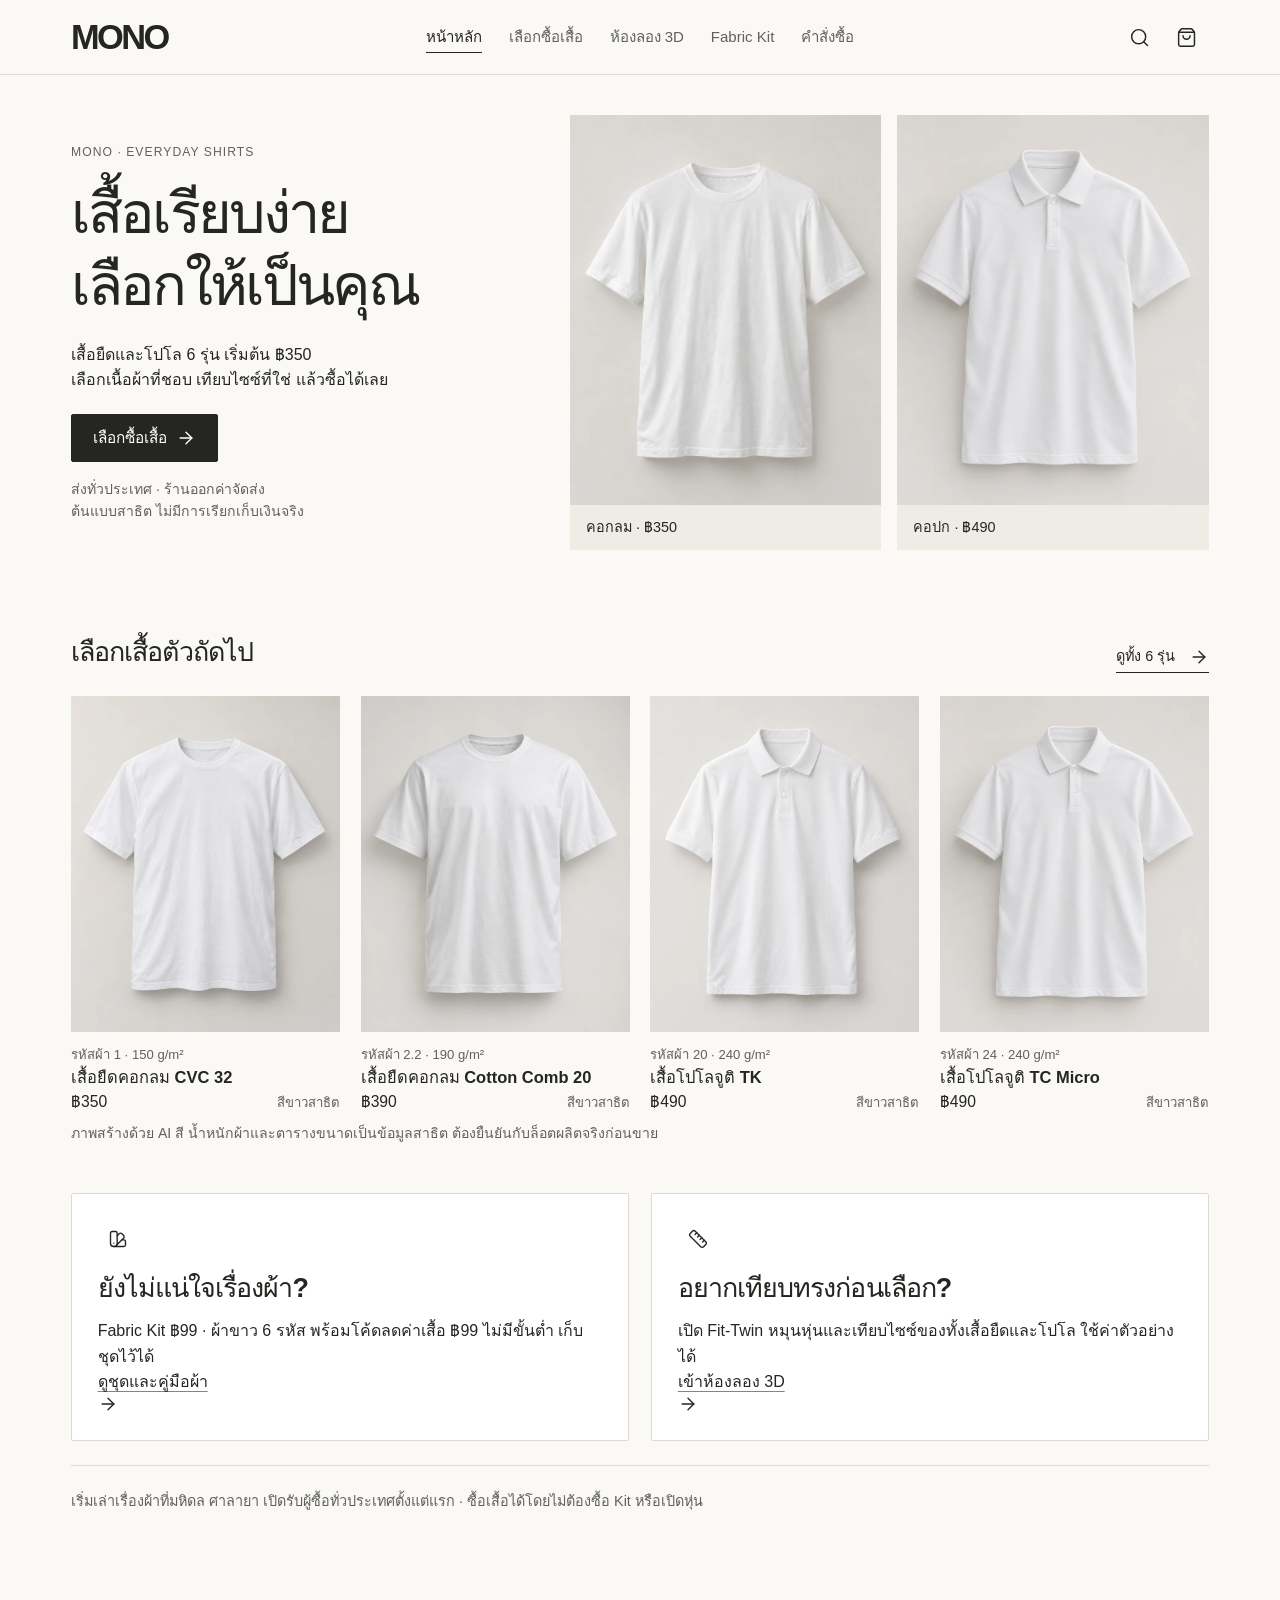
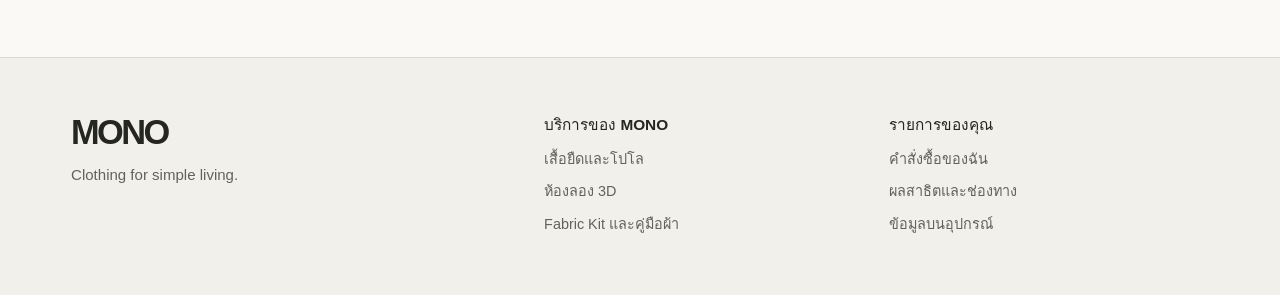
<file: index.html>
<!doctype html>
<html lang="th">
<head>
  <meta charset="utf-8">
  <meta name="viewport" content="width=device-width, initial-scale=1">
  <meta name="theme-color" content="#faf9f6">
  <meta name="description" content="MONO เสื้อยืดและโปโล 6 รุ่น ซื้อเสื้อโดยตรง เลือกสัมผัสผ้าด้วย Fabric Kit และเทียบไซซ์ด้วย Fit-Twin ส่งทั่วประเทศ">
  <title>MONO · Clothing for simple living</title>
  <link rel="icon" href="./assets/mark.svg" type="image/svg+xml">
  <link rel="stylesheet" href="./styles.css">
  <link rel="stylesheet" href="./studio.css">
  <script defer src="./js/catalog.js"></script>
  <script defer src="./js/rules.js"></script>
  <script defer src="./js/store.js"></script>
  <script defer src="./js/views/shared.js"></script>
  <script defer src="./js/views/shop.js"></script>
  <script defer src="./js/views/checkout.js"></script>
  <script defer src="./js/fit-model.js"></script>
  <script defer src="./js/views/studio.js"></script>
  <script defer src="./js/views/retention.js"></script>
  <script defer src="./js/app.js"></script>
</head>
<body>
  <a class="skip-link" href="#main">ข้ามไปเนื้อหาหลัก</a>
  <header class="site-header">
    <div class="wrap masthead">
      <a class="wordmark" href="#/" aria-label="MONO หน้าหลัก">MONO</a>
      <nav class="main-nav" id="shop-nav" aria-label="เมนูร้าน">
        <a data-section="home" href="#/">หน้าหลัก</a>
        <a data-section="shop" href="#/shop">เลือกซื้อเสื้อ</a>
        <a data-section="studio" href="#/studio">ห้องลอง 3D</a>
        <a data-section="kit" href="#/kit">Fabric Kit</a>
        <a data-section="orders" href="#/orders">คำสั่งซื้อ</a>
      </nav>
      <div class="header-tools">
        <a class="icon-button" href="#/shop?search=1" aria-label="ค้นหาสินค้า" title="ค้นหาสินค้า"><span data-icon="search"></span></a>
        <a class="icon-button bag-link" data-section="cart" href="#/cart" aria-label="ตะกร้าสินค้า" title="ตะกร้าสินค้า">
          <span data-icon="shopping-bag"></span><span id="cart-count" class="bag-count" hidden>0</span>
        </a>
        <button class="icon-button menu-toggle" type="button" aria-expanded="false" aria-controls="shop-nav" aria-label="เปิดเมนู">
          <span data-icon="menu"></span><span data-icon="x" hidden></span>
        </button>
      </div>
    </div>
  </header>
  <div id="storage-warning" class="wrap" aria-live="polite"></div>
  <main id="main" tabindex="-1"><p class="wrap page">กำลังเปิดร้าน MONO</p></main>
  <noscript><p class="wrap callout">กรุณาเปิด JavaScript เพื่อเลือกสินค้า</p></noscript>
  <footer class="site-footer">
    <div class="wrap footer-inner">
      <div class="footer-brand"><a class="wordmark" href="#/">MONO</a><p lang="en">Clothing for simple living.</p></div>
      <nav aria-label="บริการของร้าน">
        <h2>บริการของ MONO</h2>
        <a href="#/shop">เสื้อยืดและโปโล</a><a href="#/studio">ห้องลอง 3D</a><a href="#/kit">Fabric Kit และคู่มือผ้า</a>
      </nav>
      <nav aria-label="รายการของคุณ">
        <h2>รายการของคุณ</h2>
        <a href="#/orders">คำสั่งซื้อของฉัน</a><a href="#/insights">ผลสาธิตและช่องทาง</a><a href="#/privacy">ข้อมูลบนอุปกรณ์</a>
      </nav>
    </div>
  </footer>
  <div id="toast" class="toast" role="status" aria-live="polite"></div>
</body>
</html>
</file>
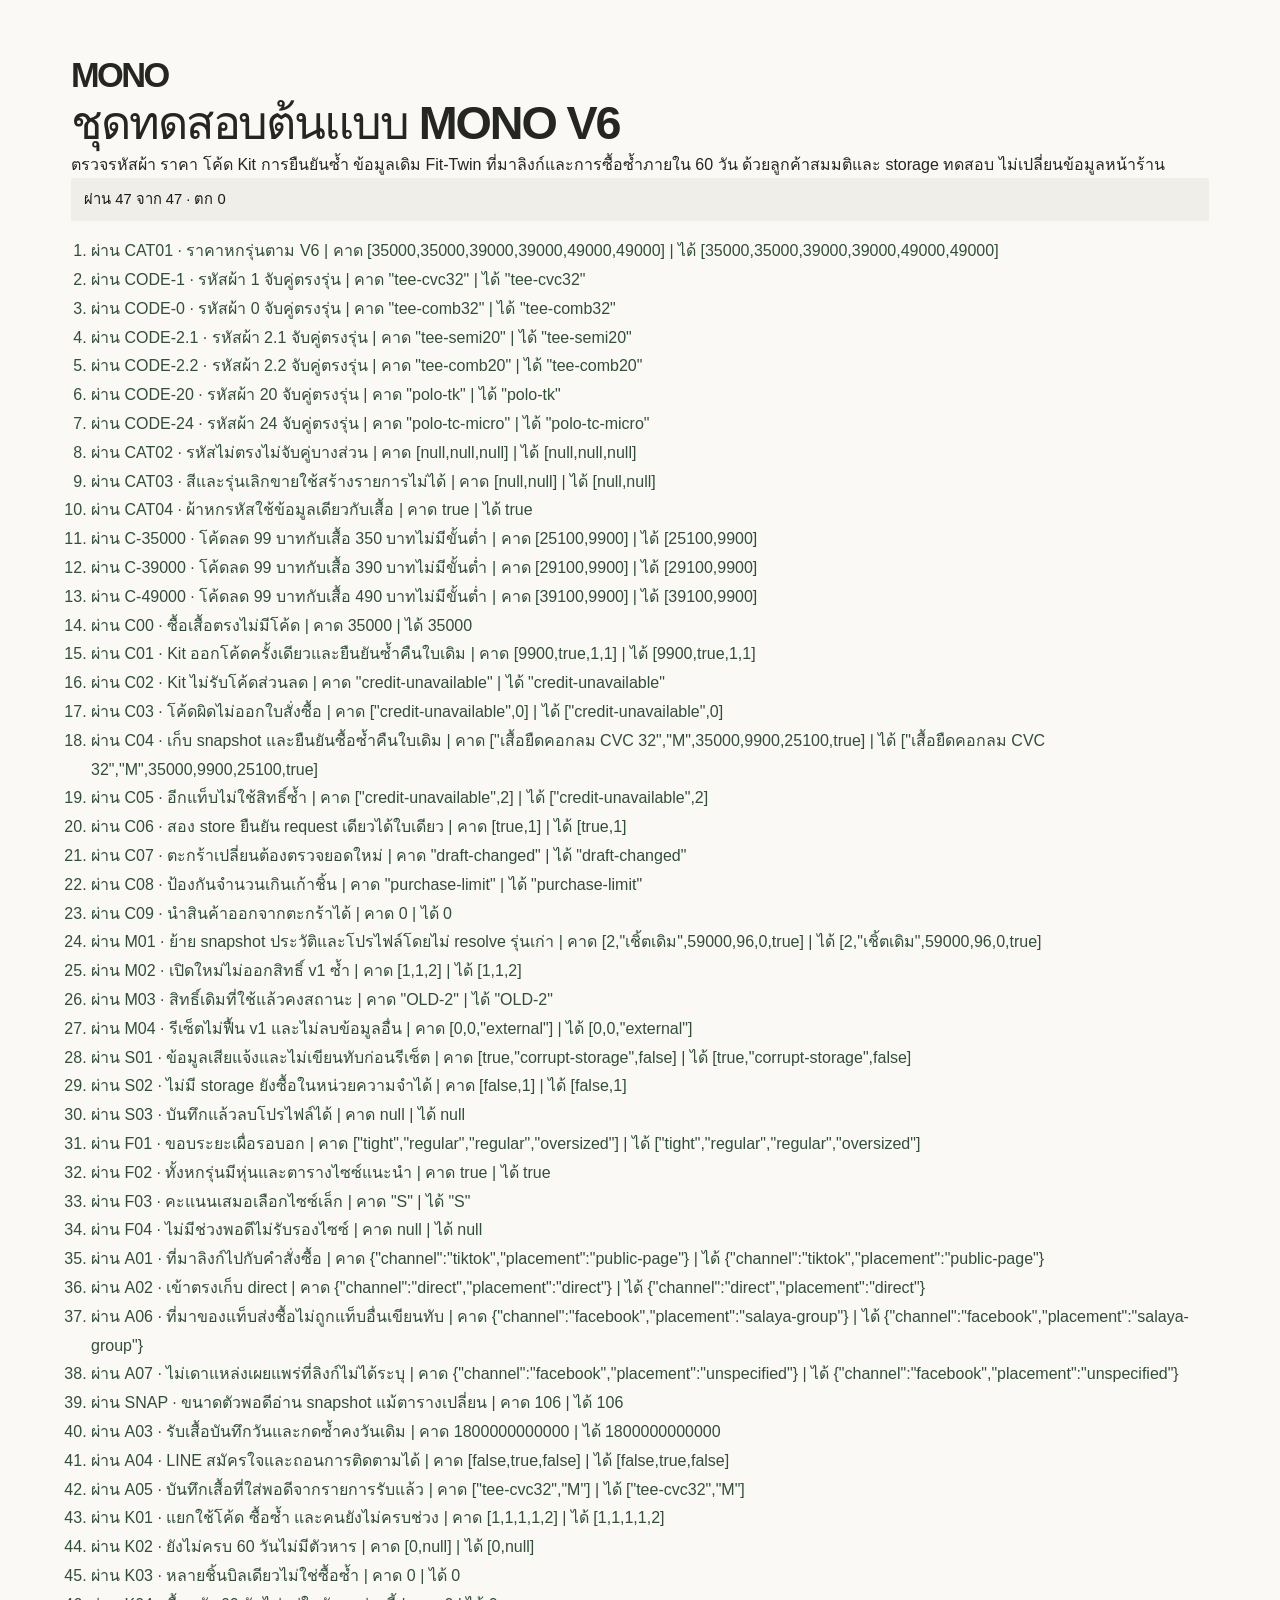
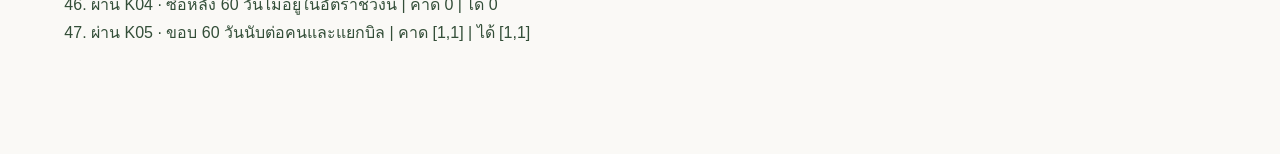
<file: tests.html>
<!doctype html>
<html lang="th">
<head>
  <meta charset="utf-8">
  <meta name="viewport" content="width=device-width, initial-scale=1">
  <title>ทดสอบ MONO</title>
  <link rel="icon" href="./assets/mark.svg" type="image/svg+xml">
  <link rel="stylesheet" href="./styles.css">
  <script defer src="./js/catalog.js"></script>
  <script defer src="./js/rules.js"></script>
  <script defer src="./js/store.js"></script>
  <script defer src="./js/tests.js"></script>
</head>
<body>
  <main class="wrap page">
    <a class="wordmark" href="./index.html">MONO</a>
    <h1>ชุดทดสอบต้นแบบ MONO V6</h1>
    <p>ตรวจรหัสผ้า ราคา โค้ด Kit การยืนยันซ้ำ ข้อมูลเดิม Fit-Twin ที่มาลิงก์และการซื้อซ้ำภายใน 60 วัน ด้วยลูกค้าสมมติและ storage ทดสอบ ไม่เปลี่ยนข้อมูลหน้าร้าน</p>
    <p id="test-summary" class="callout" role="status">กำลังทดสอบ</p>
    <ol id="test-results" class="test-results"></ol>
  </main>
</body>
</html>
</file>
<file: styles.css>
@layer base, layout, components, responsive;

@layer base {
  :root {
    color-scheme: light;
    --paper: #faf9f6;
    --milk: #fff;
    --ink: #252521;
    --stone: #62625b;
    --line: #dcdad3;
    --sand: #e9e6df;
    --sage: #efeee8;
    --pine: #292a26;
    --pine-deep: #171815;
    --warn: #813e2d;
    --warn-bg: #f4e8e0;
    --radius: 2px;
    --gutter: clamp(1.25rem, 5.55vw, 5.5rem);
    --shadow: 0 4px 14px #27272216;
    --header-height: 4.65rem;
    font-family: Arial, "Leelawadee UI", Tahoma, sans-serif;
  }
  *, *::before, *::after { box-sizing: border-box; }
  html { scroll-padding-top: calc(var(--header-height) + 1rem); }
  body { margin: 0; background: var(--paper); color: var(--ink); font-size: 1rem; line-height: 1.58; }
  h1, h2, h3, p, figure { margin: 0; }
  h1, h2, h3 { line-height: 1.25; font-weight: 550; }
  h1 { font-size: clamp(2.1rem, 3.65vw, 3.4rem); letter-spacing: -.045em; }
  h2 { font-size: clamp(1.4rem, 2.1vw, 2rem); letter-spacing: -.035em; }
  h3 { font-size: 1.03rem; }
  a { color: inherit; text-decoration: none; }
  img, svg { display: block; }
  img { max-inline-size: 100%; }
  button, select, input { font: inherit; color: inherit; }
  button:not(:disabled), select, summary { cursor: pointer; }
  button:disabled { cursor: default; opacity: .45; }
  :is(button, input, a, select, summary, [tabindex]):focus-visible { outline: 2px solid #5f6247; outline-offset: 4px; }
  :focus:where(h1, main)[tabindex="-1"] { outline: none; }
  [hidden] { display: none !important; }
  fieldset { min-width: 0; padding: 0; margin: 0; border: 0; }
  legend { padding: 0; font-weight: 600; }
  label:has(>select) { display: grid; gap: .35rem; }
  select {
    width: 100%; min-height: 2.75rem; padding: .5rem 2.25rem .5rem .85rem; appearance: none;
    border: 1px solid #b8b7af; border-radius: var(--radius);
    background: var(--milk) url("data:image/svg+xml,%3Csvg xmlns='http://www.w3.org/2000/svg' viewBox='0 0 24 24' fill='none' stroke='%23252521' stroke-width='1.65' stroke-linecap='round' stroke-linejoin='round'%3E%3Cpath d='m6 9 6 6 6-6'/%3E%3C/svg%3E") no-repeat right .65rem center / 1rem;
  }
  input { accent-color: var(--ink); }
  ul, ol { padding-inline-start: 1.25rem; }
  table { inline-size: 100%; border-collapse: collapse; text-align: start; }
  th, td { text-align: start; padding: .55rem .75rem; border-bottom: 1px solid var(--line); }
  .sr-only { position: absolute; width: 1px; height: 1px; padding: 0; margin: -1px; overflow: hidden; clip-path: inset(50%); white-space: nowrap; }
}

@layer layout {
  .wrap { width: min(1440px, calc(100% - var(--gutter) - var(--gutter))); margin-inline: auto; }
  .wrap.narrow { max-width: 800px; }
  .page { padding-block: clamp(2rem, 4.5vw, 4.5rem) clamp(4rem, 7vw, 7rem); min-height: 53vh; }
  .page-title { margin-bottom: 2rem; }
  .page-title > * + * { margin-top: .6rem; }
  .page-title > p:not(.eyebrow) { max-width: 56ch; color: var(--stone); }
  .stack { display: grid; align-content: start; gap: .8rem; }
  .split-layout { display: grid; grid-template-columns: minmax(0, 1.48fr) minmax(0, 1fr); gap: clamp(1.25rem, 3vw, 3rem); align-items: start; }
  .split-layout > .stack { gap: 1.1rem; }
  .product-layout { display: grid; grid-template-columns: minmax(0, 1.18fr) minmax(0, .87fr); gap: clamp(2rem, 6vw, 6rem); align-items: start; }
  .section-heading { display: flex; align-items: baseline; justify-content: space-between; gap: 1rem; margin-bottom: 1.4rem; }
  .product-grid { display: grid; grid-template-columns: repeat(4, minmax(0, 1fr)); gap: 2.5rem clamp(.8rem, 1.6vw, 1.6rem); }
  .fabric-grid { display: grid; grid-template-columns: repeat(3, minmax(0, 1fr)); gap: 2.25rem 1.4rem; }
}

@layer components {
  .icon { width: 1.25rem; height: 1.25rem; flex: 0 0 auto; }
  .skip-link { position: fixed; z-index: 8; left: 1rem; top: -6rem; color: white; padding: .65rem 1rem; background: var(--ink); }
  .skip-link:focus { top: .5rem; }
  .site-header { position: sticky; top: 0; z-index: 6; background: var(--paper); border-bottom: 1px solid var(--line); }
  .masthead { display: grid; grid-template-columns: 1fr auto 1fr; align-items: center; gap: 1.2rem; min-height: 4.65rem; }
  .wordmark { display: inline-block; justify-self: start; width: fit-content; font: 600 2.15rem/1 Arial, sans-serif; letter-spacing: -.075em; }
  .main-nav, .header-tools { display: flex; align-items: center; }
  .main-nav { gap: clamp(1rem, 2.1vw, 2.2rem); align-self: stretch; }
  .main-nav a { display: inline-flex; align-items: center; position: relative; font-size: .94rem; color: var(--stone); white-space: nowrap; }
  .main-nav a::after { content: ""; position: absolute; height: 1px; background: currentColor; bottom: -.24rem; left: 0; right: 0; transform: scaleX(0); transform-origin: left; transition: transform .18s; }
  .main-nav a:hover, .main-nav a[aria-current] { color: var(--ink); }
  .main-nav a:hover::after, .main-nav a[aria-current]::after { transform: scaleX(1); }
  .header-tools { justify-self: end; gap: .2rem; }
  .icon-button { position: relative; display: inline-grid; place-content: center; width: 2.75rem; height: 2.75rem; padding: 0; color: var(--ink); background: transparent; border: 0; }
  .icon-button .icon { width: 1.32rem; height: 1.32rem; }
  .icon-button:hover { background: var(--sage); }
  .bag-count { position: absolute; top: .15rem; right: .06rem; min-width: 1.05rem; padding: .04rem .15rem; border-radius: 1rem; background: var(--ink); color: white; font: 600 .67rem/1rem Arial, sans-serif; text-align: center; }
  .menu-toggle { display: none; }
  .eyebrow, .caption { color: var(--stone); }
  .eyebrow { font-size: .76rem; font-weight: 500; letter-spacing: .085em; text-transform: uppercase; }
  .caption { font-size: .82rem; line-height: 1.45; }
  .form-note, .muted { color: var(--stone); font-size: .88rem; font-weight: 400; }
  .form-note { margin-block: .45rem; }
  .button-row { display: flex; align-items: center; flex-wrap: wrap; gap: .65rem; }
  .button-row.compact { margin-top: .75rem; }
  .button { display: inline-flex; min-height: 2.95rem; padding: .65rem 1.3rem; align-items: center; justify-content: center; text-align: center; gap: .6rem; background: var(--ink); color: white; border: 1px solid var(--ink); border-radius: var(--radius); font-size: .96rem; font-weight: 550; line-height: 1.4; transition: background .16s, border-color .16s; }
  .button:hover:not(:disabled) { background: #45463e; border-color: #45463e; }
  .button.secondary { background: transparent; border-color: #a7a69c; color: var(--ink); }
  .button.secondary:hover:not(:disabled) { background: var(--sage); border-color: var(--ink); }
  .button.danger { background: var(--warn); border-color: var(--warn); }
  .button.full { display: flex; width: 100%; }
  .text-link, .text-button, .breadcrumb a, .form-note a, .callout a, .fabric-link a { text-decoration: underline; text-decoration-color: #86847b; text-underline-offset: .22em; }
  .text-link:hover, .text-button:hover, .breadcrumb a:hover { text-decoration-color: currentColor; }
  .text-button { border: 0; background: none; padding: .25rem .2rem; min-height: 2rem; }
  .breadcrumb { margin-bottom: 1.3rem; font-size: .88rem; color: var(--stone); }
  .breadcrumb a { display: inline-flex; align-items: center; gap: .45rem; min-height: 2rem; }
  .breadcrumb .icon { width: 1rem; height: 1rem; }
  .action-link { display: inline-flex; align-items: center; justify-content: space-between; gap: .85rem; width: fit-content; min-height: 2.5rem; border-bottom: 1px solid var(--ink); font-size: .94rem; white-space: nowrap; }
  .action-link .icon, .hero-art figcaption .icon, .story-heading .icon { transition: transform .2s ease; }
  .action-link:hover .icon { transform: translateX(3px); }
  .tile-icon { display: inline-grid; place-items: center; width: 2.5rem; height: 2.5rem; color: var(--ink); }
  .home { padding-bottom: clamp(4rem, 7.5vw, 7.5rem); }
  .intro-line { display: grid; grid-template-columns: minmax(0, 1.65fr) minmax(15rem, .75fr); align-items: end; gap: 2rem; margin: clamp(1.8rem, 3vw, 3.2rem) 0 clamp(1.4rem, 2.3vw, 2.3rem); }
  .intro-line h1 { font-family: Arial, sans-serif; font-weight: 400; font-size: clamp(2.5rem, 4.45vw, 4.75rem); line-height: 1.04; letter-spacing: -.056em; }
  .intro-shopping { justify-self: end; padding-bottom: .1rem; }
  .intro-shopping p { color: var(--stone); font-size: clamp(.9rem, 1.03vw, 1.05rem); line-height: 1.65; }
  .intro-shopping .action-link { margin-top: .55rem; }
  .campaign-image { display: block; background: #cbc9bf; }
  .campaign-image picture { display: block; }
  .campaign-image img { width: 100%; height: auto; }
  .hero-art figcaption { display: flex; justify-content: flex-end; margin-top: .35rem; }
  .hero-art figcaption a { display: inline-flex; align-items: center; gap: .75rem; padding: .34rem 0; color: var(--stone); font-size: .82rem; }
  .hero-art figcaption a span:first-child { color: var(--ink); }
  .hero-art figcaption .icon { width: .95rem; height: .95rem; }
  .hero-art figcaption a:hover .icon, .editorial-story:hover .story-heading .icon { transform: translate(2px, -2px); }
  .featured { margin-top: clamp(2.7rem, 5.5vw, 5.75rem); }
  .section-heading .action-link { min-height: 2rem; font-size: .9rem; }
  .card-image, .gallery, .story-image { display: block; overflow: hidden; background: var(--sand); }
  .card-image img { width: 100%; height: auto; aspect-ratio: 4 / 5; object-fit: cover; transition: transform .32s ease-out; }
  .product-meta { padding-top: .8rem; }
  .product-meta h3 { margin-block: .18rem .2rem; font-weight: 550; }
  .product-meta h3 a:hover { text-decoration: underline; text-underline-offset: .2em; }
  .product-bottom { display: flex; justify-content: space-between; gap: .3rem; align-items: center; }
  .product-bottom strong { font-size: .98rem; font-weight: 500; }
  .card-swatches { display: flex; align-items: center; }
  .card-swatches button { display: grid; place-content: center; width: 1.75rem; min-height: 2rem; padding: 0; background: transparent; border: 0; }
  .card-swatches i, .color-chip i { display: inline-block; width: .86rem; height: .86rem; border-radius: 50%; background: var(--swatch); border: 1px solid #0002; }
  .card-swatches button[aria-pressed="true"] i { outline: 1px solid #66655b; outline-offset: 2px; }
  .editorial-pair { display: grid; grid-template-columns: 1fr 1fr; gap: clamp(1.2rem, 2.7vw, 2.8rem); border-top: 1px solid var(--line); margin-top: clamp(3.3rem, 6vw, 6.2rem); padding-top: clamp(2.3rem, 4.5vw, 4.8rem); }
  .story-image { aspect-ratio: 1.72; }
  .story-image img { width: 100%; height: 100%; object-fit: cover; transition: transform .32s ease-out; }
  .material-story img { object-position: 50% 45%; }
  .fitting-story img { object-position: 50% 36%; }
  .story-heading { display: flex; align-items: center; justify-content: space-between; margin-block: .85rem .25rem; }
  .story-heading h2 { font-weight: 450; }
  .editorial-story p { color: var(--stone); font-size: .95rem; }
  @media (hover: hover) {
    .card-image:hover img, .editorial-story:hover img { transform: scale(1.025); }
  }

  .catalog-page .page-title { margin-bottom: 1.4rem; }
  .category-tabs { position: relative; display: flex; align-items: center; gap: clamp(1rem, 2.2vw, 2.2rem); overflow-x: auto; border-bottom: 1px solid var(--line); scrollbar-width: thin; }
  .category-tabs a { flex: 0 0 auto; padding: .7rem .05rem; border-bottom: 2px solid transparent; color: var(--stone); }
  .category-tabs a:hover, .category-tabs a[aria-current] { border-color: var(--ink); color: var(--ink); }
  .category-tabs a:focus-visible { outline-offset: -3px; }
  .filters { display: flex; align-items: center; flex-wrap: wrap; gap: .6rem; padding-block: 1.15rem 1.7rem; }
  .catalog-search { display: flex; align-items: center; gap: .55rem; padding: 0 .8rem; background: var(--milk); border: 1px solid var(--line); }
  .catalog-search .icon { width: 1rem; height: 1rem; }
  .catalog-search:focus-within { outline: 2px solid #5f6247; outline-offset: 1px; }
  .catalog-search input { width: clamp(9rem, 16vw, 16rem); min-height: 2.65rem; border: 0; background: transparent; font-size: .93rem; outline: 0; }
  .filters select, .filter-apply { min-height: 2.75rem; border: 1px solid var(--line); font-size: .92rem; }
  .filter-apply { padding: .46rem 1rem; background: var(--sage); }
  .filter-apply:hover { border-color: var(--stone); }
  .filter-status { display: flex; align-items: center; gap: 1rem; margin-left: auto; font-size: .88rem; color: var(--stone); }

  .detail-page { padding-top: clamp(1.25rem, 2.4vw, 2.5rem); }
  .gallery { max-width: 45rem; }
  .gallery img { width: 100%; height: auto; aspect-ratio: 4/5; object-fit: contain; }
  .gallery img[data-view="worn"] { object-fit: cover; }
  .photo-switch { display: flex; gap: 1.2rem; }
  .photo-switch button { padding: .65rem 0 .42rem; min-height: 2.65rem; background: none; border: 0; border-bottom: 1px solid transparent; color: var(--stone); font-size: .87rem; }
  .photo-switch button[aria-pressed="true"] { color: var(--ink); border-color: currentColor; }
  .product-details { padding-block: .2rem; max-width: 36rem; }
  .product-details h1 { margin: .4rem 0 .55rem; font-size: clamp(1.85rem, 3.1vw, 3rem); }
  .large-price { font-size: clamp(1.4rem, 2.1vw, 1.9rem); font-weight: 500; font-variant-numeric: tabular-nums; }
  .product-description { margin-block: 1rem .55rem; color: var(--stone); }
  .fabric-link { display: flex; gap: .8rem; font-size: .89rem; color: var(--stone); }
  .product-options { display: grid; gap: 1.08rem; margin-top: 1.45rem; border-top: 1px solid var(--line); padding-top: 1.25rem; }
  .product-options legend span, .product-options legend .text-button { margin-left: .55rem; font-size: .85rem; font-weight: 400; color: var(--stone); }
  .choices { display: flex; flex-wrap: wrap; gap: .48rem; margin-top: .45rem; }
  .chip { position: relative; display: inline-flex; cursor: pointer; }
  .chip input { position: absolute; inset: 0; z-index: 1; width: 100%; height: 100%; opacity: 0; margin: 0; cursor: inherit; }
  .chip span { display: inline-flex; align-items: center; justify-content: center; gap: .5rem; min-width: 2.8rem; min-height: 2.75rem; padding: .42rem .78rem; border: 1px solid #c4c3ba; border-radius: var(--radius); }
  .chip:hover span { border-color: var(--stone); }
  .chip input:checked + span { border-color: var(--ink); box-shadow: inset 0 0 0 1px var(--ink); }
  .chip input:focus-visible + span { outline: 2px solid #5f6247; outline-offset: 3px; }
  .fit-link, .inline-purchase { display: flex; align-items: center; gap: .85rem; }
  .fit-link { padding: .92rem 0; border-block: 1px solid var(--line); }
  .fit-link:hover { border-block-color: var(--stone); }
  .fit-link > .icon:last-child { margin-left: auto; }
  .fit-link strong, .fit-link small, .inline-purchase span { display: block; }
  .fit-link small, .inline-purchase p { color: var(--stone); font-size: .86rem; }
  .purchase-actions { gap: .55rem; }
  [data-variant-note] { margin: -.62rem 0 0; }
  .size-details { margin-top: 1.2rem; border-block: 1px solid var(--line); overflow-x: auto; }
  .size-details summary { padding: .84rem 0; font-size: .95rem; }
  .size-details td { white-space: nowrap; }
  .share-line { display: inline-flex; gap: .42rem; align-items: center; min-height: 2.75rem; margin-top: .35rem; font-size: .82rem; color: var(--stone); }
  .share-line:hover { color: var(--ink); }
  .share-line .icon { width: 1rem; height: 1rem; }

  .passport-hero { display: grid; grid-template-columns: 1fr 1fr; align-items: center; gap: clamp(2rem, 6vw, 6rem); }
  .passport-intro { max-width: 32rem; }
  .passport-hero .page-title { margin-bottom: 1.25rem; }
  .passport-terms { margin-bottom: 1.15rem; }
  .passport-cover { width: 100%; max-height: 26rem; aspect-ratio: 1.45; object-fit: cover; }
  .fabric-card img { width: 100%; height: auto; aspect-ratio: 1.62; object-fit: cover; background: var(--sand); }
  .fabric-card > div { padding-top: .8rem; }
  .fabric-card h3 { margin: .22rem 0; font-size: 1.15rem; }
  .fabric-card h3 + p { color: var(--stone); font-size: .92rem; }

  .panel { padding: clamp(1rem, 2.3vw, 1.6rem); background: var(--milk); border: 1px solid var(--line); border-radius: var(--radius); }
  .panel > * + * { margin-top: .8rem; }
  fieldset.panel { padding-top: .3rem; }
  fieldset.panel > :nth-child(2) { margin-top: .25rem; }
  fieldset.panel legend { padding: 0 .2rem; font-size: 1.12rem; }
  .panel + .panel:where(.narrow > *) { margin-top: 1rem; }
  .empty-state { text-align: center; padding: clamp(1.5rem, 6vw, 3.4rem) 1rem; background: var(--milk); border: 1px dashed var(--line); border-radius: var(--radius); }
  .empty-state > * + * { margin-top: .65rem; }
  .empty-state p { color: var(--stone); }
  .empty-slot { border: 1px dashed var(--line); border-radius: var(--radius); color: var(--stone); padding: .75rem .9rem; margin-block: .55rem; }
  .callout, .mini-notice { padding: .64rem .82rem; border-radius: var(--radius); background: var(--sage); color: var(--pine-deep); font-size: .92rem; }
  .mini-notice { margin-bottom: 1rem; }
  #storage-warning:empty { display: none; }
  #storage-warning .callout { margin-top: .7rem; }
  .callout.warning { background: var(--warn-bg); color: var(--warn); }
  .totals-panel { position: sticky; top: calc(var(--header-height) + 1rem); }
  .totals-panel > .text-link { display: block; text-align: center; font-size: .93rem; }
  .price-rows { margin: 0; }
  .price-rows div { display: flex; gap: 1rem; justify-content: space-between; padding-block: .38rem; }
  .price-rows dd { margin: 0; white-space: nowrap; font-variant-numeric: tabular-nums; font-weight: 700; }
  .price-rows .total { padding-top: .7rem; margin-top: .35rem; border-top: 1px solid var(--line); font-size: 1.06rem; font-weight: 700; }
  .order-lines, .record-list, .timeline { list-style: none; padding: 0; margin-bottom: 1rem; }
  .order-line { display: grid; grid-template-columns: 4.25rem minmax(0, 1fr) auto; gap: .7rem; align-items: start; padding-block: .7rem; border-bottom: 1px solid var(--line); }
  .order-line:last-child { border-bottom: 0; }
  .order-line img { width: 100%; height: auto; border-radius: var(--radius); background: var(--sand); }
  .line-info { min-width: 0; }
  .line-info > span:not(.status-pill) { display: block; color: var(--stone); font-size: .87rem; }
  .line-price { font-variant-numeric: tabular-nums; }
  .quantity-row { display: flex; align-items: center; flex-wrap: wrap; gap: .45rem; margin-top: .35rem; }
  .step { display: inline-grid; place-content: center; width: 2.1rem; height: 2.1rem; border-radius: var(--radius); border: 1px solid var(--line); background: var(--milk); color: var(--ink); }
  .step:hover:not(:disabled) { background: var(--sage); }
  .choice-row { display: flex; align-items: flex-start; gap: .6rem; padding: .66rem .75rem; border: 1px solid var(--line); border-radius: var(--radius); cursor: pointer; }
  .choice-row input { margin: .36rem 0 0; width: 1rem; height: 1rem; flex: 0 0 auto; }
  .choice-row span span { display: block; font-size: .87rem; color: var(--stone); }
  .choice-row:has(input:checked) { border-color: var(--pine); background: var(--sage); }
  .address { color: var(--stone); }
  .confirmation .page-title { margin-block: .65rem .85rem; }
  .confirmation .page-title h1 { font-size: clamp(1.8rem, 3.65vw, 2.7rem); }
  .record-list li + li { margin-top: .58rem; }
  .record { display: flex; align-items: center; justify-content: space-between; gap: .65rem; border: 1px solid var(--line); border-radius: var(--radius); padding: .8rem 1rem; background: var(--milk); }
  .record:hover { border-color: var(--pine); }
  .record > span > span { display: block; color: var(--stone); font-size: .9rem; }

  .status-pill { display: inline-flex; align-items: center; width: fit-content; background: var(--sage); color: var(--pine-deep); border-radius: 999px; padding: .23rem .65rem; font-size: .84rem; font-weight: 700; }

  .timeline { display: grid; grid-template-columns: repeat(4, minmax(0, 1fr)); gap: .4rem; margin-top: 0; }
  .timeline li { text-align: center; padding: .4rem .1rem; border-bottom: 3px solid var(--line); color: var(--stone); font-size: .89rem; }
  .timeline li.reached { border-color: #99998c; color: var(--pine-deep); }
  .timeline li[aria-current] { border-color: var(--pine); font-weight: 700; }
  .clock { color: var(--pine-deep); font-weight: 700; font-variant-numeric: tabular-nums; }
  .choice-field { margin-top: .35rem; }
  .choice-field .chip span { min-height: 2.1rem; padding: .25rem .52rem; font-size: .86rem; }
  .order-line .status-pill { margin-top: .25rem; }
  .return-ticket { display: flex; flex-wrap: wrap; align-items: center; justify-content: space-between; gap: .45rem; border: 1px dashed #bab8ad; border-radius: var(--radius); padding: .6rem .75rem; background: var(--sage); }
  .return-ticket strong { letter-spacing: .06em; }
  .issue-form { border-top: 1px solid var(--line); padding-top: .9rem; display: grid; gap: .65rem; }
  .issue-form .button { justify-self: start; }
  .reset-controls { padding: .8rem; border: 1px solid var(--line); border-radius: var(--radius); }
  .reset-controls .button-row { margin-top: .55rem; }

  .step .icon { width: .95rem; height: .95rem; }
  .site-footer { background: #f1f0eb; border-top: 1px solid var(--line); }
  .footer-inner { display: grid; grid-template-columns: 1.4fr 1fr 1fr; gap: 1.6rem; padding-block: clamp(2.3rem, 4.5vw, 4.6rem); }
  .footer-brand p { color: var(--stone); font-size: .94rem; margin-top: .7rem; }
  .footer-inner nav { display: grid; justify-items: start; align-content: start; gap: .35rem; font-size: .9rem; }
  .footer-inner nav h2 { font-size: .96rem; letter-spacing: 0; margin-bottom: .4rem; }
  .footer-inner nav a { color: var(--stone); padding-block: .12rem; }
  .footer-inner nav a:hover { color: var(--ink); text-decoration: underline; text-underline-offset: .2em; }
  .toast { position: fixed; z-index: 10; bottom: 1.1rem; left: 50%; transform: translateX(-50%); opacity: 0; pointer-events: none; max-width: calc(100% - 2rem); width: max-content; background: var(--ink); color: white; padding: .7rem 1.1rem; border-radius: var(--radius); box-shadow: var(--shadow); transition: opacity .15s; }
  .toast.visible { opacity: 1; }
  .toast.toast-error { background: var(--warn); }
  .test-results { line-height: 1.8; overflow-wrap: anywhere; }
  .test-pass { color: #334e38; }
  .test-fail { color: #8a3525; }
}

@layer responsive {
  @media (max-width: 1000px) {
    .product-grid { grid-template-columns: repeat(3, minmax(0, 1fr)); }
    .home .product-grid { grid-template-columns: repeat(4, minmax(0, 1fr)); }
    .intro-line { grid-template-columns: minmax(0, 1.5fr) minmax(13rem, .75fr); gap: 1.5rem; }
  }
  @media (max-width: 760px) {
    :root { --gutter: clamp(1rem, 4.6vw, 2rem); --header-height: 4rem; }
    .masthead { min-height: 4rem; grid-template-columns: 1fr auto; }
    .wordmark { font-size: 1.95rem; }
    .menu-toggle { display: inline-grid; }
    .main-nav { display: none; position: absolute; top: 100%; left: 0; right: 0; padding: .45rem var(--gutter) 1.1rem; background: var(--paper); border-bottom: 1px solid var(--line); }
    .nav-open .main-nav { display: grid; justify-items: stretch; gap: 0; }
    .main-nav a { min-height: 2.85rem; border-bottom: 1px solid var(--line); }
    .main-nav a:last-child { border: 0; }
    .main-nav a::after { display: none; }
    .main-nav a[aria-current] { font-weight: 650; }
    .header-tools { gap: 0; }
    .header-tools .icon-button { width: 2.7rem; }
    .intro-line { grid-template-columns: 1fr; gap: .95rem; margin: 1.7rem 0 1.25rem; }
    .intro-line h1 { font-size: clamp(2.28rem, 7.4vw, 3.25rem); line-height: 1.05; }
    .intro-shopping { justify-self: start; }
    .intro-shopping p { font-size: .91rem; }
    .intro-shopping p br { display: none; }
    .intro-shopping .action-link { margin-top: .3rem; min-height: 2.3rem; }
    .campaign-image img { aspect-ratio: 1.28; object-fit: cover; object-position: 56% 50%; }
    .hero-art figcaption a { font-size: .77rem; }
    .section-heading { margin-bottom: 1rem; }
    .product-grid, .home .product-grid { grid-template-columns: repeat(2, minmax(0, 1fr)); gap: 1.5rem .85rem; }
    .product-layout, .split-layout { grid-template-columns: 1fr; gap: 1.4rem; }
    .product-details { max-width: 100%; }
    .gallery { max-width: 35rem; width: 100%; margin-inline: auto; }
    .totals-panel { position: static; }
    .fabric-grid { grid-template-columns: repeat(2, minmax(0, 1fr)); }
    .editorial-pair { gap: 1rem; }
    .story-image { aspect-ratio: 1.24; }
    .story-heading h2 { font-size: 1.3rem; }
    .passport-hero { grid-template-columns: 1fr; gap: 1.5rem; }
    .footer-inner { grid-template-columns: 1fr 1fr; }
    .footer-brand { grid-column: 1 / -1; }
  }
  @media (max-width: 520px) {
    .intro-line h1 { font-size: clamp(1.92rem, 8.15vw, 2.55rem); }
    .campaign-image img { aspect-ratio: .98; }
    .editorial-pair { grid-template-columns: 1fr; gap: 2rem; }
    .story-image { aspect-ratio: 1.55; }
    .filters { display: grid; grid-template-columns: 1fr auto; gap: .55rem; padding-block: 1rem 1.25rem; }
    .catalog-search { grid-column: 1 / -1; }
    .catalog-search input { width: 100%; min-width: 0; }
    .filter-status { grid-column: 1 / -1; justify-content: space-between; justify-self: stretch; margin-left: 0; }
    .filter-status > span { margin-left: auto; }
    .product-meta { padding-top: .6rem; }
    .product-meta h3 { font-size: .99rem; }
    .caption { font-size: .76rem; }
    .gallery { max-width: 27rem; }
    .order-line { grid-template-columns: 3.45rem minmax(0, 1fr) auto; gap: .5rem; }
    .order-line .line-price { font-size: .92rem; }
    .fabric-grid { grid-template-columns: 1fr; }
  }
  @media (prefers-reduced-motion: reduce) {
    *, *::before, *::after { scroll-behavior: auto !important; transition-duration: 0s !important; animation-duration: 0s !important; }
  }
  @media (pointer: coarse) {
    .card-swatches button { width: 2.45rem; min-height: 2.75rem; }
  }
}
@layer components {
  .v6-hero { display:grid; grid-template-columns: .95fr 1.3fr; align-items:center; gap:2rem; padding:2.5rem 0 1rem; }
  .v6-hero h1 { font-size:clamp(2.2rem,4.5vw,4.5rem); line-height:1.25; letter-spacing:-.05em; margin:.7rem 0 1.2rem; }
  .v6-hero-copy > p { margin-block:1rem; }
  .v6-hero-copy .button { margin-top:.4rem; }
  .v6-hero-images { display:grid; grid-template-columns:1fr 1fr; gap:1rem; }
  .v6-hero-images a { background:#eeece5; }
  .v6-hero-images img { width:100%; height:auto; }
  .v6-hero-images span { display:block; padding:.7rem 1rem; font-size:.9rem; }
  .v6-services { display:grid; grid-template-columns:1fr 1fr; gap:1.4rem; margin:3rem 0 1.5rem; }
  .v6-services a:hover { border-color:var(--pine); }
  .local-note { color:var(--stone); border-top:1px solid var(--line); padding:1.5rem 0 3rem; font-size:.9rem; }
  .kit-board { margin:0; }
  .kit-board img { width:100%; height:auto; aspect-ratio:4/3; object-fit:cover; background:#ece4d8; }
  .kit-board figcaption { color:var(--stone); font-size:.78rem; padding-top:.6rem; }
  .kit-thumb { width:6rem; height:auto; aspect-ratio:4/3; object-fit:cover; flex:0 0 auto; }
  .code-label { font-weight:600; display:block; }
  .code-entry { display:flex; gap:.5rem; margin-top:.5rem; }
  .code-entry input { width:100%; min-width:0; font-family:inherit; }
  .code-entry button { flex:0 0 auto; padding-inline:.85rem; }
  .code-error { color:var(--warn); }
  .kit-insert { border:1px dashed var(--pine); padding:1.1rem; margin:1.25rem 0; background:var(--paper); }
  .kit-insert summary { cursor:pointer; font-weight:600; }
  .kit-insert[open] > * + * { margin-top:.85rem; }
  .issued-code { display:block; width:fit-content; padding:.5rem 1rem; background:var(--milk); border:1px solid var(--line); font-size:1.6rem; letter-spacing:.08em; user-select:all; }
  .received-panel { border-top:1px solid var(--line); margin:1.5rem 0; padding-top:1.3rem; }
  .received-panel > * + * { margin-top:.8rem; }
  .favorite-lines { padding:0; list-style:none; }
  .favorite-lines li { display:flex; gap:.7rem; align-items:center; flex-wrap:wrap; padding:.5rem 0; }
  .follow-up { margin-block:1.4rem; }
  .metric-value { font-size:clamp(1.4rem,4vw,2.3rem); line-height:1.4; }
  .table-scroll { overflow:auto; max-width:100%; }
  .table-scroll table { width:100%; }
  .studio-chart { margin-top:2rem; }
  .quantity-controls { display:inline-flex; gap:.5rem; align-items:center; }
  .quantity-controls button { width:2.3rem; height:2.3rem; border:1px solid var(--line); background:var(--milk); }
  .line-actions { display:flex; flex-wrap:wrap; gap:.4rem .8rem; align-items:center; margin-top:.4rem; }
  .product-bottom { flex-wrap:wrap; }
  .product-card .card-image img { object-fit:contain; aspect-ratio:4/5; }
}
@layer responsive {
  @media(max-width:760px) {
    .v6-hero { grid-template-columns:1fr; gap:1.3rem; padding-top:1.6rem; }
    .v6-hero h1 { font-size:clamp(2rem,8.7vw,3.7rem); }
    .v6-hero-images { gap:.7rem; }
    .v6-hero-images span { padding:.6rem; font-size:.82rem; }
    .v6-services { grid-template-columns:1fr; gap:1rem; }
    .follow-up { padding:1rem; }
  }
}
</file>
<file: studio.css>
.fitting-page {
  --fit-text: #2b2b27;
  --fit-muted: #65635d;
  --fit-line: #d9d7d0;
  color: var(--fit-text);
}
.fitting-page .page-title { margin-bottom: clamp(1.4rem, 3vw, 2.6rem); }
.fitting-layout {
  display: grid;
  grid-template-columns: minmax(0, 1.34fr) minmax(19rem, .84fr);
  gap: clamp(2rem, 6vw, 6rem);
  align-items: start;
}
.fitting-stage {
  position: sticky;
  top: calc(var(--header-height) + 1rem);
  isolation: isolate;
  margin: 0;
  min-width: 0;
  overflow: hidden;
  color: #34352f;
  background: radial-gradient(ellipse at 35% 22%, #f8f7f3 0, #eeeee8 51%, #deded6 100%);
  border: 1px solid #e2e1d9;
}
.fitting-stage-label {
  display: flex;
  justify-content: space-between;
  align-items: start;
  gap: .5rem;
  padding: 1.2rem 1.4rem 0;
  pointer-events: none;
}
.fitting-stage-label > div { display: grid; gap: .12rem; }
#studio-garment { font-weight: 650; font-size: .98rem; letter-spacing: -.02em; }
#studio-variant { color: #65645d; font-size: .76rem; }
.fitting-rotate-hint { display: inline-flex; align-items: center; gap: .37rem; color: #5e5e56; font-size: .78rem; }
.fitting-rotate-hint svg { width: 1.05rem; height: 1.05rem; }
.fitting-scene { position: relative; height: clamp(360px, 58vh, 610px); min-height: 0; }
.fitting-scene::before {
  content: "";
  position: absolute;
  left: 50%;
  bottom: 1.6%;
  width: var(--plinth-width, 32%);
  height: 3.4%;
  transform: translateX(-46%);
  border-radius: 50%;
  background: radial-gradient(ellipse, #78756a66, #8d8a801f 55%, transparent 72%);
  filter: blur(3px);
  pointer-events: none;
}
.fitting-stage[data-frame=torso] .fitting-scene::before, .fitting-stage:has(.fitting-canvas[hidden]) .fitting-scene::before { display: none; }
.fitting-canvas, .fitting-fallback { display: block; width: 100%; height: 100%; }
.fitting-canvas { position: relative; cursor: grab; touch-action: pan-y; }
.fitting-canvas.is-dragging { cursor: grabbing; }
.fitting-canvas:focus-visible { outline: 2px solid #575850; outline-offset: -3px; }
.fitting-fallback { object-fit: contain; mix-blend-mode: multiply; }
.fitting-toolbar { display: flex; justify-content: center; gap: .1rem; padding: .6rem 1rem 1.15rem; }
.fitting-toolbar button {
  min-width: 4.35rem;
  min-height: 2.5rem;
  padding: .35rem .72rem;
  border: 1px solid #c7c8c0;
  color: #46463f;
  background: #ffffff8a;
  font-size: .82rem;
}
.fitting-toolbar button + button { border-left: 0; }
.fitting-toolbar button[data-framing] { margin-left: .45rem; border-left: 1px solid #c7c8c0; }
.fitting-toolbar button[aria-pressed=true] { color: white; background: #363831; border-color: #363831; }
.fitting-toolbar button:hover { border-color: #6e7065; }
.fitting-unavailable { color: #5f5f58; text-align: center; font-size: .79rem; padding: .5rem 1rem 1rem; }
.fitting-settings { display: grid; gap: 1.6rem; min-width: 0; }
.fitting-settings h2 { margin: 0; font-size: clamp(1.24rem, 1.8vw, 1.6rem); letter-spacing: -.035em; }
.fitting-options { display: grid; gap: .9rem; }
.fitting-select select { width: 100%; border: 1px solid var(--fit-line); border-radius: 0; color: var(--fit-text); background-color: white; min-height: 2.9rem; }
.fitting-options legend, .fitting-measure { font-size: .91rem; font-weight: 550; }
.fitting-choices { display: flex; flex-wrap: wrap; gap: .45rem; padding-top: .35rem; }
.fitting-size, .fitting-swatch { position: relative; cursor: pointer; }
.fitting-choices input { position: absolute; inset: 0; margin: 0; opacity: 0; width: 100%; height: 100%; cursor: pointer; }
.fitting-choices label > span { display: inline-flex; min-height: 2.6rem; align-items: center; justify-content: center; gap: .43rem; border: 1px solid var(--fit-line); }
.fitting-size span { min-width: 2.9rem; padding: .32rem .72rem; font-size: .9rem; }
.fitting-swatch span { padding: .32rem .67rem; font-size: .87rem; }
.fitting-swatch i { width: 1rem; height: 1rem; border-radius: 50%; border: 1px solid #2828233b; background: var(--color); }
.fitting-choices label:hover span { border-color: #898980; }
.fitting-choices input:checked + span { border-color: #373930; box-shadow: inset 0 0 0 .5px #373930; }
.fitting-size input:checked + span { background: #373831; color: white; }
.fitting-choices input:focus-visible + span { outline: 2px solid #675d40; outline-offset: 3px; }
.fitting-verdict { padding: .85rem 1rem; border-left: 2px solid #73796d; background: #f1f2ec; }
#fit-result h3 { font-size: 1.06rem; font-weight: 650; }
#fit-result p, #studio-recommendation, .fitting-note { font-size: .86rem; line-height: 1.55; }
#fit-result p { margin-top: .2rem; }
#fit-result p span { color: var(--fit-muted); }
#studio-recommendation { margin: .35rem 0 0; color: #464b40; }
.fitting-product-link { display: inline-flex; align-items: center; gap: .42rem; width: fit-content; padding-block: .18rem; font-size: .91rem; font-weight: 600; border-bottom: 1px solid #797970; }
.fitting-product-link svg { width: 1rem; height: 1rem; }
.fitting-measures { border-top: 1px solid var(--fit-line); padding-top: 1.4rem; }
.fitting-section-head, .fitting-save { display: flex; align-items: center; flex-wrap: wrap; justify-content: space-between; gap: .4rem 1rem; }
.fitting-text-button { background: none; border: 0; padding: .45rem .05rem; color: #4f5048; text-decoration: underline; text-underline-offset: .18rem; font-size: .83rem; }
.fitting-note { margin: .35rem 0 .78rem; color: var(--fit-muted); }
.fitting-measure { display: grid; grid-template-columns: 1fr auto; align-items: center; gap: 0 .4rem; margin-top: .57rem; }
.fitting-measure output { color: var(--fit-muted); font-variant-numeric: tabular-nums; }
.fitting-measure input {
  appearance: none; grid-column: 1/-1; width: 100%; height: 1.85rem; margin: 0;
  cursor: pointer; background: transparent; accent-color: #393c33;
}
.fitting-measure input::-webkit-slider-runnable-track { height: 3px; background: linear-gradient(to right, #45473d var(--progress), #dcdcd5 var(--progress)); }
.fitting-measure input::-moz-range-track { height: 3px; background: #dcdcd5; }
.fitting-measure input::-moz-range-progress { height: 3px; background: #45473d; }
.fitting-measure input::-webkit-slider-thumb { appearance: none; margin-top: -6px; width: 15px; height: 15px; border-radius: 50%; background: #393c33; border: 2px solid #393c33; }
.fitting-measure input::-moz-range-thumb { width: 12px; height: 12px; border-radius: 50%; background: #393c33; border: 2px solid #393c33; }
.fitting-save { justify-content: flex-start; margin-top: 1.1rem; }
.fitting-save .button { border-radius: 0; }
@media (max-width: 800px) {
  .fitting-layout { grid-template-columns: 1fr 1fr; gap: 1.3rem; }
  .fitting-scene { height: clamp(350px, 52vh, 500px); }
  .fitting-stage-label { padding: .85rem .8rem 0; }
  .fitting-rotate-hint { gap: .24rem; font-size: .72rem; }
}
@media (max-width: 640px) {
  .fitting-page .page-title { margin-bottom: 1.2rem; }
  .fitting-layout { display: block; }
  .fitting-stage { z-index: 2; top: calc(var(--header-height) + 1px); }
  .fitting-stage-label { padding: .43rem .7rem .05rem; align-items: center; }
  .fitting-stage-label > div { display: flex; align-items: baseline; gap: .5rem; }
  #studio-garment { font-size: .8rem; }
  #studio-variant { font-size: .69rem; }
  .fitting-rotate-hint { font-size: .69rem; }
  .fitting-scene { height: clamp(185px, 31svh, 280px); }
  .fitting-toolbar { padding: .11rem .5rem .5rem; }
  .fitting-toolbar button { min-width: 3.9rem; min-height: 2rem; padding: .2rem .45rem; font-size: .76rem; }
  .fitting-settings { margin-top: 1.4rem; }
  .fitting-settings :is(input, button, select, a) { scroll-margin-top: calc(clamp(185px, 31svh, 280px) + 5rem); }
}
@media (max-width: 370px) {
  .fitting-rotate-hint { font-size: 0; }
}
@media (max-width: 640px) and (max-height: 540px) {
  .fitting-stage { position: relative; }
}
</file>
